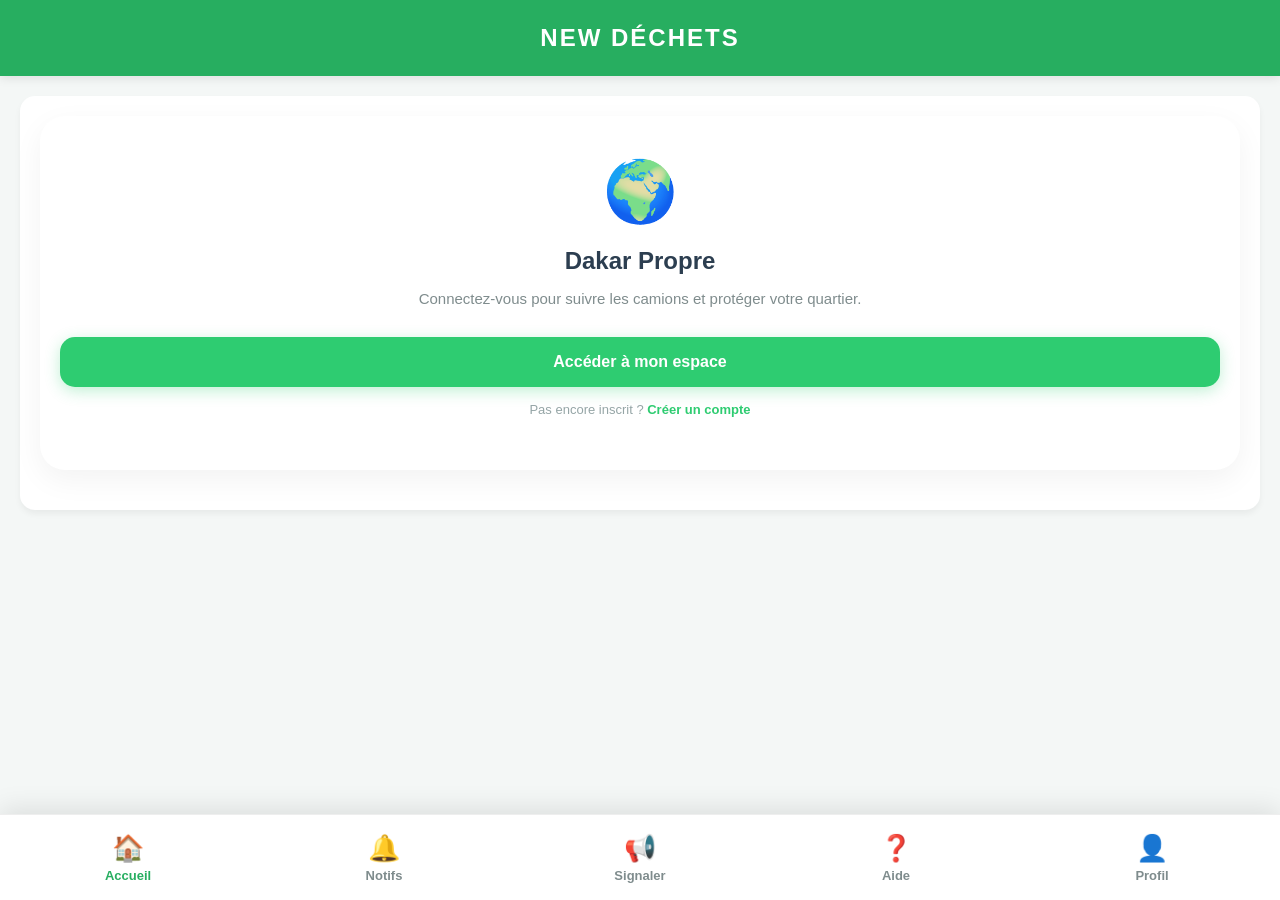
<file: index.html>
<!DOCTYPE html>
<html lang="fr">
<head>
  <meta charset="UTF-8" />
  <meta name="viewport" content="width=device-width, initial-scale=1.0" />
  <title>New Déchets - Accueil</title>
  
  <script src="config.js"></script>
  <link rel="stylesheet" href="style.css" />

 <style>
footer.mobile-nav {
    position: fixed; /* 👈 CHANGE CECI (était static) */
    bottom: 0;
    left: 0;
    right: 0;
    width: 100%;
    height: 85px;
    background-color: white;
    border-top: 1px solid #eeeeee;
    box-shadow: 0 -5px 25px rgba(0,0,0,0.1);
    z-index: 999999;
    display: flex; 
    align-items: center;
    padding: 0;
    margin: 0;
}

/* Ajoute ceci pour que la balise <nav> à l'intérieur prenne toute la place */
footer.mobile-nav nav {
    width: 100%;
}


  .nav-list {
      display: flex !important;
      width: 100% !important;
      justify-content: space-around !important;
      list-style: none !important;
      padding: 0 !important;
      margin: 0 !important;
  }

  .nav-item a {
      text-decoration: none !important;
      color: #7f8c8d !important;
      display: flex !important;
      flex-direction: column !important;
      align-items: center !important;
      gap: 4px !important;
      font-size: 26px !important;
  }

  .nav-item a span {
      font-size: 13px !important;
      font-weight: 700 !important;
  }

  .nav-item a.active {
      color: #27ae60 !important;
  }

  /* --- TRÈS IMPORTANT : CRÉER UN VIDE EN BAS DE LA PAGE --- */
  main {
      padding-bottom: 120px !important; /* Empêche le menu de cacher ton contenu */
  }

  @keyframes zoomIn { from { transform: scale(0.7); opacity: 0; } to { transform: scale(1); opacity: 1; } }
</style>

</head>

<body>
  <header>
    <h1>New Déchets</h1>
  </header>

  <main class="p-5 flex flex-col gap-6">
    <section id="auth-section" class="auth-options"></section>

    <div id="eco-tip-container" style="background: #e8f5e9; border-left: 5px solid #2ecc71; padding: 15px; border-radius: 15px; display: flex; align-items: center; gap: 10px; box-shadow: 0 4px 6px rgba(0,0,0,0.05);">
        <span style="font-size: 24px;">🌱</span>
        <div>
            <strong style="color: #2e7d32; font-size: 13px; display: block;">Conseil Éco-Citoyen</strong>
            <p id="eco-tip-text" style="margin: 0; font-size: 14px; color: #1b5e20;">Chargement du conseil...</p>
        </div>
    </div>

    <input type="text" id="search-zone" placeholder="Rechercher une zone (ex: Médina)..." class="w-full p-3 border rounded-xl shadow-sm">

    <section id="zones-container" class="flex flex-col gap-4">
        <p class="text-center">Chargement des zones...</p>
    </section>

    <section class="next-pickup bg-white p-5 rounded-card shadow-sm text-center">
      <h2 class="text-primary font-bold">Prochain passage :</h2>
      <p id="pickup-time" class="text-lg font-bold my-3">Chargement...</p>
      <button class="calendar-btn w-full py-3 bg-secondary text-white rounded-lg" onclick="window.location.href='calendrier.html'">Voir le calendrier</button>
    </section>

    <section id="stats-section" class="stats-section" style="display: none; padding: 10px;">
      <div style="display: flex; justify-content: space-between; align-items: center; margin-bottom: 15px;">
          <h2 style="margin: 0; font-size: 16px; font-weight: bold; color: #2c3e50;">État des Zones</h2>
          <button onclick="rafraichirStats()" id="btn-refresh" style="background: #f8f9fa; border: 1px solid #eee; padding: 4px 10px; border-radius: 20px; cursor: pointer; font-size: 11px; color: #7f8c8d; display: flex; align-items: center; gap: 4px; width: auto; white-space: nowrap;">
              <span>🔄</span> Actualiser
          </button>
      </div>
      <div id="stats-container">Chargement...</div>
    </section>
  </main>

  <!-- LE FOOTER EST BIEN DANS LE BODY MAINTENANT -->
<footer class="mobile-nav">
  <nav>
    <ul class="nav-list">
      <li class="nav-item"><a href="index.html">🏠<span>Accueil</span></a></li>
      <li class="nav-item"><a href="notifications.html">🔔<span>Notifs</span></a></li>
      <li class="nav-item"><a href="signalement.html">📢<span>Signaler</span></a></li>
      <li class="nav-item"><a href="contact.html">❓<span>Aide</span></a></li>
      <li class="nav-item"><a href="profil.html">👤<span>Profil</span></a></li>
    </ul>
  </nav>
</footer>

  <script src="script.js"></script>

  <!-- MODAL DE DÉCONNEXION -->
  <div id="logout-modal" style="display:none; position:fixed; inset:0; background:rgba(0,0,0,0.5); z-index:20000; align-items:center; justify-content:center; backdrop-filter: blur(6px);">
      <div id="modal-content" style="background:white; width:90%; max-width:340px; padding:30px; border-radius:24px; text-align:center; box-shadow: 0 20px 50px rgba(0,0,0,0.15); animation: zoomIn 0.3s cubic-bezier(0.34, 1.56, 0.64, 1);">
          <div style="font-size:50px; margin-bottom:15px;">👋</div>
          <h2 style="margin:0 0 10px 0; color:#2c3e50; font-size:22px;">Déconnexion</h2>
          <p style="color:#7f8c8d; font-size:15px; margin-bottom:30px; line-height:1.5;">Voulez-vous vraiment vous<br><b style="color:#333;">déconnecter ?</b></p>
          <div style="display:flex; flex-direction:column; gap:12px;">
              <button onclick="validerDeconnexion()" style="width:100%; padding:14px; border-radius:14px; border:none; background:#e74c3c; color:white; cursor:pointer; font-weight:bold; font-size:16px;">Oui, se déconnecter</button>
              <button onclick="fermerModal()" style="width:100%; padding:14px; border-radius:14px; border:1px solid #eee; background:#f8f9fa; color:#7f8c8d; cursor:pointer; font-weight:bold; font-size:15px;">Annuler</button>
          </div>
      </div>
  </div>
</body>
</html>
</file>
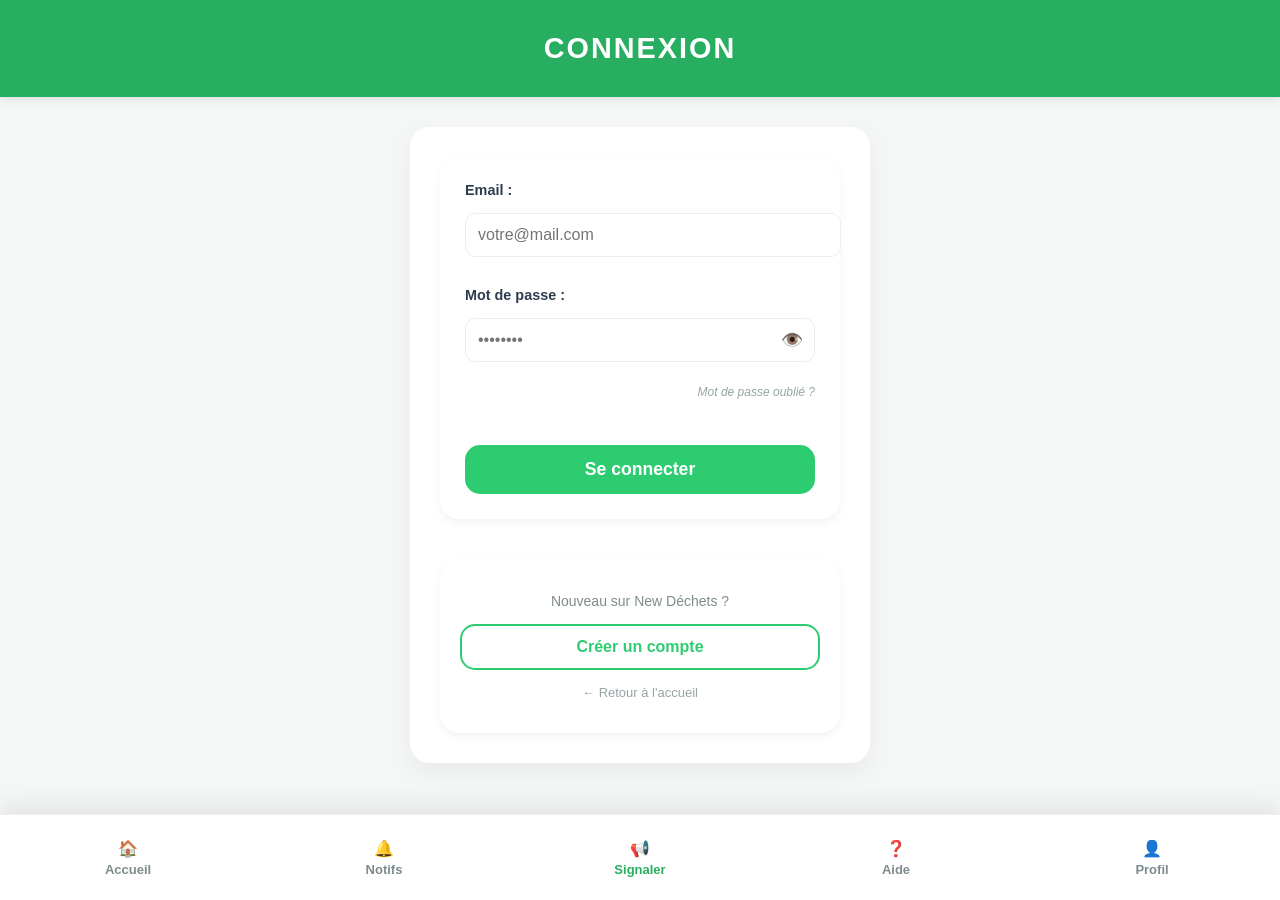
<file: login.html>
<!DOCTYPE html>
<html lang="fr">
<head>
  <meta charset="UTF-8">
  <meta name="viewport" content="width=device-width, initial-scale=1.0">
  <title>Connexion - New Déchets</title>
  <script src="config.js"></script>
  <link rel="stylesheet" href="style.css">
  <link rel="stylesheet" href="auth.css">
</head>
<body>
  <header>
    <h1>Connexion</h1>
  </header>

  <main class="p-5">
    <!-- 1. FORMULAIRE DE CONNEXION (Style Carte) -->
    <form id="login-form" class="auth-form" style="background: white; padding: 25px; border-radius: 20px; box-shadow: 0 4px 10px rgba(0,0,0,0.05);">
      <label for="email">Email :</label>
      <input type="email" id="email" required placeholder="votre@mail.com" style="width: 100%; padding: 12px; margin-bottom: 15px; border-radius: 10px; border: 1px solid #eee;">
<label for="password">Mot de passe :</label>
<div style="position: relative; width: 100%;">
    <input type="password" id="password" required placeholder="••••••••" 
           style="width: 100%; padding: 12px; padding-right: 45px; border-radius: 10px; border: 1px solid #eee; box-sizing: border-box;">
    
    <!-- L'icône OEIL -->
    <span id="togglePassword" style="position: absolute; right: 12px; top: 50%; transform: translateY(-50%); cursor: pointer; font-size: 18px; user-select: none;">
        👁️
    </span>
</div>

<!-- Ton lien mot de passe oublié juste en dessous -->
<div style="text-align: right; margin-top: 5px; margin-bottom: 20px;">
    <a href="#" style="font-size: 12px; color: #95a5a6; text-decoration: none; font-style: italic;">Mot de passe oublié ?</a>
</div>



      <div id="error-message" class="error-box hidden" style="color: #e74c3c; font-size: 13px; margin-bottom: 15px; text-align: center;">
        ❌ Email ou mot de passe incorrect.
      </div>

      <button type="submit" class="auth-btn" style="width: 100%; background: #2ecc71; color: white; border: none; padding: 14px; border-radius: 15px; font-weight: bold; cursor: pointer;">
        Se connecter
      </button>
    </form>

    <!-- 2. BLOC DE NAVIGATION (Identique à l'accueil / Inscription) -->
    <div style="background:white; padding:20px; border-radius:20px; box-shadow: 0 4px 10px rgba(0,0,0,0.05); margin-top:20px; text-align:center; font-family: sans-serif;">
        <p style="font-size:14px; color:#7f8c8d; margin-bottom:15px;">Nouveau sur New Déchets ?</p>
        
        <button onclick="window.location.href='register.html'" style="width:100%; background:white; color:#2ecc71; border: 2px solid #2ecc71; padding:12px; border-radius:15px; font-weight:bold; cursor:pointer; font-size:16px;">
            Créer un compte
        </button>
        
        <p style="margin-top:15px; font-size:13px; color:#95a5a6;">
            <a href="index.html" style="color:#95a5a6; text-decoration:none;">← Retour à l'accueil</a>
        </p>
    </div>
  </main>

<footer class="mobile-nav">
  <nav>
    <ul class="nav-list">
      <li class="nav-item"><a href="index.html">🏠<span>Accueil</span></a></li>
      <li class="nav-item"><a href="notifications.html">🔔<span>Notifs</span></a></li>
      <li class="nav-item"><a href="signalement.html" class="active">📢<span>Signaler</span></a></li> <!-- VERT ICI -->
      <li class="nav-item"><a href="contact.html">❓<span>Aide</span></a></li>
      <li class="nav-item"><a href="profil.html">👤<span>Profil</span></a></li>
    </ul>
  </nav>
</footer>


  <script src="login.js"></script>
</body>
</html>
</file>
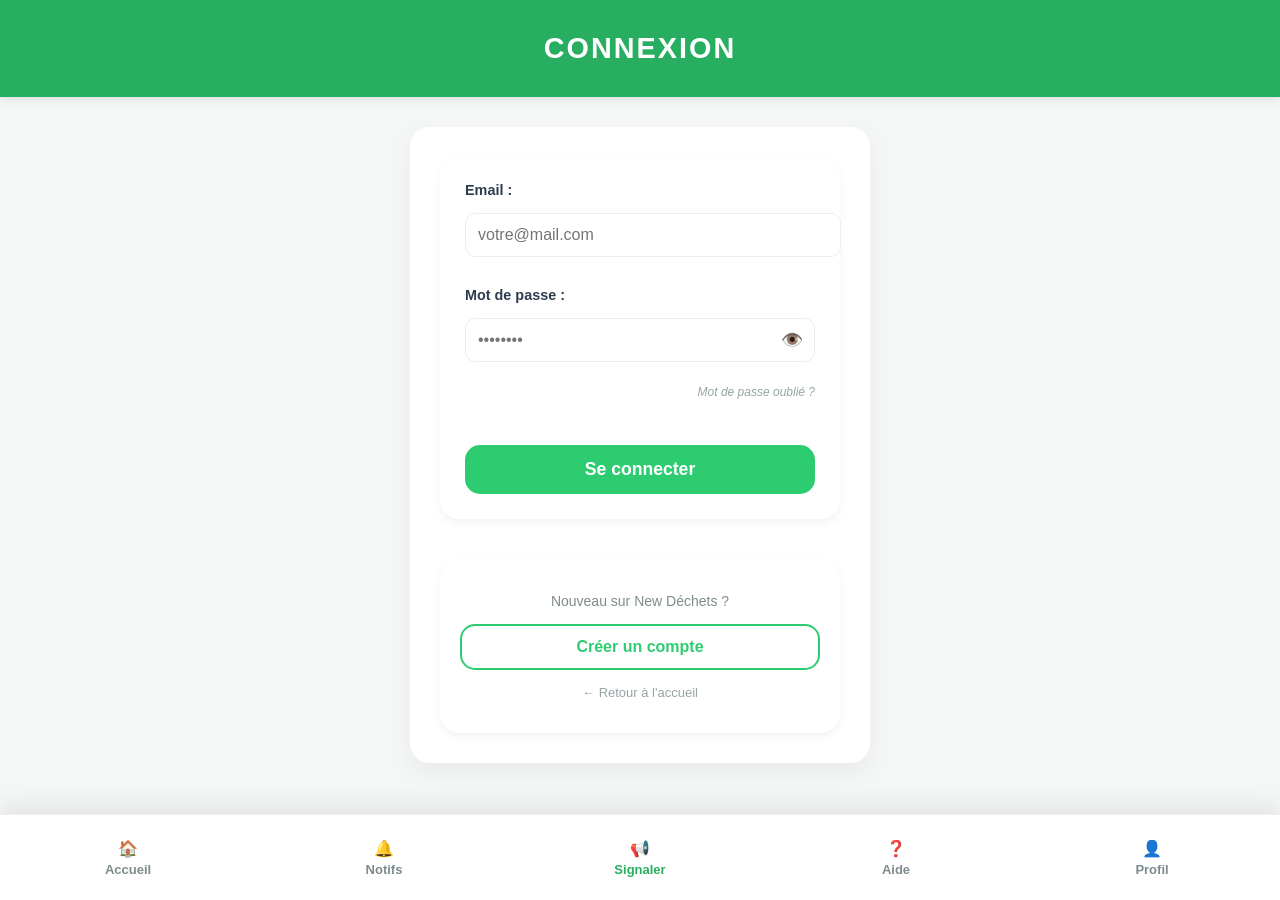
<file: notifications.html>
<!DOCTYPE html>
<html lang="fr">
<head>
  <meta charset="UTF-8">
  <meta name="viewport" content="width=device-width, initial-scale=1.0">
  <title>Notifications - New Déchets</title>
  <script src="auth-guard.js"></script>
  <script src="config.js"></script>
  <link rel="stylesheet" href="style.css">
  <link rel="stylesheet" href="notifications.css">
</head>

<body>
  <header>
    <h1>Mes Notifications</h1>
  </header>

<main class="p-5" style="padding-bottom: 120px;"> <!-- Marge en bas pour le menu -->
    <!-- BLOC RÉGLAGES COMPLET -->
    <section style="background: white; padding: 15px; border-radius: 15px; box-shadow: 0 4px 10px rgba(0,0,0,0.05); margin-bottom: 20px;">
      <h2 style="font-weight: bold; margin-bottom: 12px; font-size: 16px;">⚙️ Réglages & Suivi</h2>
      
      <div style="display: flex; flex-direction: column; gap: 12px;">
        <div style="display: flex; justify-content: space-between; align-items: center; border-bottom: 1px solid #eee; padding-bottom: 8px;">
            <span style="font-size: 14px;">Activer les sons</span>
            <input type="checkbox" id="notif-master" checked style="width: 18px; height: 18px;">
        </div>

        <!-- LES CASES QUI MANQUAIENT -->
        <div style="font-size: 13px; color: #666;">
            <p style="margin-bottom: 5px; font-weight: bold; color: #333;">Recevoir les alertes pour :</p>
            <label style="display: block; margin-bottom: 5px;">
                <input type="checkbox" class="notif-type" value="passage" checked> 🚛 Passage camion
            </label>
            <label style="display: block; margin-bottom: 5px;">
                <input type="checkbox" class="notif-type" value="retard" checked> ⏳ Retard
            </label>
            <label style="display: block;">
                <input type="checkbox" class="notif-type" value="rappel"> 🔔 Rappel
            </label>
        </div>

        <select id="select-sound" style="width: 100%; padding: 8px; border-radius: 8px; border: 1px solid #ddd; font-size: 14px; background: #f9f9f9;">
            <option value="system">Bip Système (Défaut)</option>
            <option value="bell">Cloche Teranga</option>
            <option value="truck">Klaxon UCG</option>
        </select>
      </div>
    </section>

    <div class="flex justify-between items-center mb-4">
      <h2 class="text-xl font-bold text-primary">Mes Alertes</h2>
      <button id="mark-all-read" class="text-xs bg-gray-200 px-3 py-1 rounded-full">Tout marquer comme lu</button>
    </div>
    
    <div id="notifications-list" class="flex flex-col gap-4">
      <p class="text-center text-gray-400 italic mt-10">Recherche de vos alertes...</p>
    </div>
</main>

<footer class="mobile-nav">
  <nav style="width: 100%;">
    <ul class="nav-list">
      <li class="nav-item"><a href="index.html"><span>🏠</span><span>Accueil</span></a></li>
      <li class="nav-item"><a href="notifications.html" class="active"><span>🔔</span><span>Notifs</span></a></li>
      <li class="nav-item"><a href="signalement.html"><span>📢</span><span>Signaler</span></a></li>
      <li class="nav-item"><a href="contact.html"><span>❓</span><span>Aide</span></a></li>
      <li class="nav-item"><a href="profil.html"><span>👤</span><span>Profil</span></a></li>
    </ul>
  </nav>
</footer>



<style>
    /* On s'assure que le contenu ne passe pas sous le menu */
    main { padding-bottom: 110px !important; }
    
    /* On force l'affichage en ligne du menu si jamais un autre CSS l'empêche */
    .nav-list { display: flex !important; flex-direction: row !important; }
</style>



  <script src="notifications.js"></script>
</body>
</html>
</file>
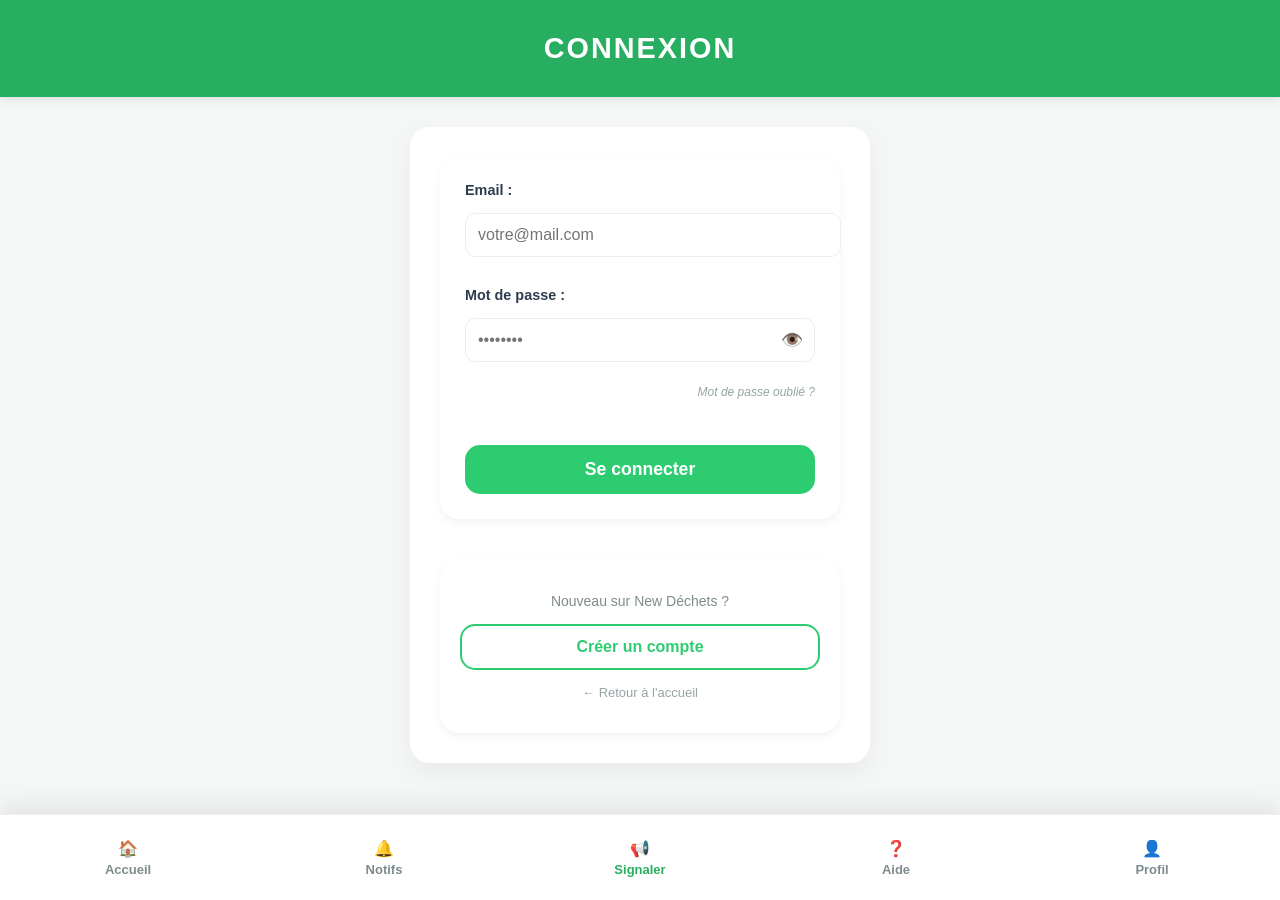
<file: profil.html>
<!DOCTYPE html>
<html lang="fr">
<head>
  <meta charset="UTF-8">
  <meta name="viewport" content="width=device-width, initial-scale=1.0">
  <title>Profil - New Déchets</title>
  <script src="auth-guard.js"></script>
  <script src="config.js"></script>
  <link rel="stylesheet" href="style.css">
  <link rel="stylesheet" href="profil.css">
</head>

<body>
  <header>
    <h1>Profil Utilisateur</h1>
  </header>

  <main class="p-5">
    <!-- RÉSUMÉ RAPIDE -->
    <section class="bg-white p-6 rounded-card shadow-md text-center mb-6">
      <h2 class="text-xl font-bold mb-4">Mon Profil</h2>
      <p><strong>Nom :</strong> <span id="user-name-display" class="text-primary">Chargement...</span></p>
      <p><strong>Email :</strong> <span id="user-email-display">Chargement...</span></p>
    </section>

    <!-- FORMULAIRE DE MISE À JOUR -->
    <section class="user-info">
      <h2>Informations personnelles</h2>
      <form id="profil-form">
        <label for="display-name">Nom complet :</label>
        <input type="text" id="display-name" placeholder="Votre nom" required />

        <label for="user-quartier">Quartier :</label>
        <select id="user-quartier">
          <option value="medina">Médina</option>
          <option value="plateau">Plateau</option>
          <option value="ouakam">Ouakam</option>
          <option value="ngor">Ngor</option>
        </select>
        <button type="submit" class="save-btn" style="margin-top: 15px;">Mettre à jour le profil</button>
      </form>
    </section>

    <!-- ZONE DES SIGNALEMENTS (SANS LA CARTE) -->
    <section class="my-reports-section" style="margin-top: 30px;">
      <h2 style="color: #27ae60; margin-bottom: 15px;">Mes derniers signalements</h2>

      <!-- BOUTONS DE FILTRE -->
      <div class="filter-buttons" style="margin-bottom: 20px; display: flex; gap: 10px; justify-content: center; flex-wrap: wrap;">
          <button class="filter-btn active" data-status="all" style="padding: 8px 15px; border-radius: 20px; border: 1px solid #333; cursor: pointer; background: #333; color: white;">Tous</button>
          <button class="filter-btn" data-status="pending" style="padding: 8px 15px; border-radius: 20px; border: 1px solid #f1c40f; cursor: pointer; background: #fff; color: #f1c40f;">En attente</button>
          <button class="filter-btn" data-status="in_progress" style="padding: 8px 15px; border-radius: 20px; border: 1px solid #3498db; cursor: pointer; background: #fff; color: #3498db;">En cours</button>
          <button class="filter-btn" data-status="resolved" style="padding: 8px 15px; border-radius: 20px; border: 1px solid #27ae60; cursor: pointer; background: #fff; color: #27ae60;">Terminés</button>
      </div>

      <!-- LA LISTE OU VONT S'AFFICHER LES CARTES COLOREES -->
      <div id="my-reports-list" class="flex flex-col gap-3">
        <p class="text-center">Chargement de vos activités...</p>
      </div>
    </section>

    <div id="confirmation" class="hidden">✅ Modifications enregistrées !</div>

    <div style="margin-top: 30px;">
      <button id="logout-btn" class="logout-btn">Se déconnecter</button>
    </div>
  </main>

<footer class="mobile-nav">
  <nav style="width: 100%;">
    <ul class="nav-list">
      <li class="nav-item"><a href="index.html"><span>🏠</span><span>Accueil</span></a></li>
      <li class="nav-item"><a href="notifications.html"><span>🔔</span><span>Notifs</span></a></li>
      <li class="nav-item"><a href="signalement.html"><span>📢</span><span>Signaler</span></a></li>
      <li class="nav-item"><a href="contact.html"><span>❓</span><span>Aide</span></a></li>
      <!-- ✅ ON MET LA CLASSE ACTIVE SUR PROFIL ICI -->
      <li class="nav-item"><a href="profil.html" class="active"><span>👤</span><span>Profil</span></a></li>
    </ul>
  </nav>
</footer>




<style>
    /* On s'assure que le contenu ne passe pas sous le menu */
    main { padding-bottom: 110px !important; }
    
    /* On force l'affichage en ligne du menu si jamais un autre CSS l'empêche */
    .nav-list { display: flex !important; flex-direction: row !important; }
</style>

  <script src="profil.js"></script>
</body>
</html>
</file>
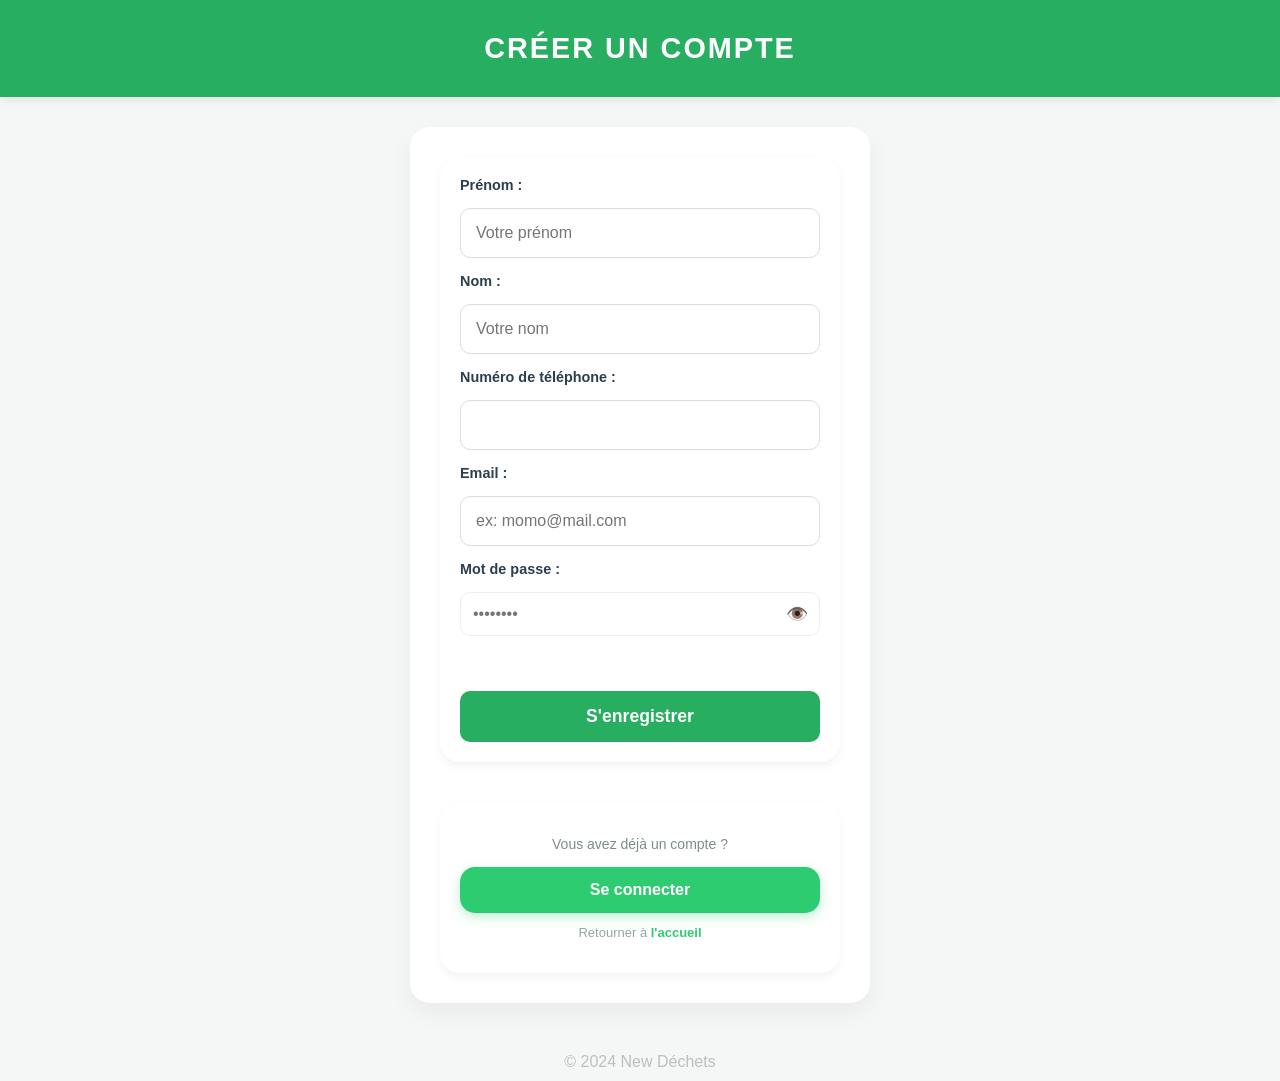
<file: register.html>
<!DOCTYPE html>
<html lang="fr">
<head>
  <meta charset="UTF-8">
  <meta name="viewport" content="width=device-width, initial-scale=1.0">
  <title>S'enregistrer - New Déchets</title>
  <script src="config.js"></script>
  <link rel="stylesheet" href="style.css">
  <link rel="stylesheet" href="auth.css">
</head>
<body>
  <header>
    <h1>Créer un compte</h1>
  </header>

  <main class="p-5">
    <!-- 1. LE FORMULAIRE -->
    <form id="register-form" class="auth-form" style="background: white; padding: 20px; border-radius: 20px; box-shadow: 0 4px 10px rgba(0,0,0,0.05);">
      
      <label for="prenom">Prénom :</label>
      <input type="text" id="prenom" required placeholder="Votre prénom">
      <span id="error-prenom" style="color: #e74c3c; font-size: 11px; display: none; margin-top: -10px; margin-bottom: 10px;">⚠️ Le prénom ne doit contenir que des lettres.</span>

      <label for="nom">Nom :</label>
      <input type="text" id="nom" required placeholder="Votre nom">
      <span id="error-nom" style="color: #e74c3c; font-size: 11px; display: none; margin-top: -10px; margin-bottom: 10px;">⚠️ Le nom ne doit contenir que des lettres.</span>

      <label for="telephone">Numéro de téléphone :</label>
      <input type="tel" id="telephone" required pattern="[0-9]{9,}" placeholder=>
      
      <label for="email">Email :</label>
      <input type="email" id="email" required placeholder="ex: momo@mail.com">

      <label for="password">Mot de passe :</label>
      <div style="position: relative; width: 100%; margin-bottom: 20px;">
          <input type="password" id="password" required minlength="8" placeholder="••••••••" 
                 style="width: 100%; padding: 12px; padding-right: 45px; border-radius: 10px; border: 1px solid #eee; box-sizing: border-box;">
          <span id="togglePassword" style="position: absolute; right: 12px; top: 50%; transform: translateY(-50%); cursor: pointer; font-size: 18px; user-select: none;">👁️</span>
      </div>

      <!-- Jauge de force -->
      <div id="password-strength-container" style="margin-top: -15px; margin-bottom: 20px; display: none;">
          <div style="display: flex; gap: 4px; height: 4px; margin-bottom: 5px;">
              <div id="bar-1" style="flex: 1; background: #eee; border-radius: 10px; transition: 0.3s;"></div>
              <div id="bar-2" style="flex: 1; background: #eee; border-radius: 10px; transition: 0.3s;"></div>
              <div id="bar-3" style="flex: 1; background: #eee; border-radius: 10px; transition: 0.3s;"></div>
          </div>
          <span id="strength-text" style="font-size: 11px; font-weight: bold; color: #95a5a6;">Faible</span>
      </div>

      <div id="error-message" class="error-box hidden" style="color: red; font-size: 13px; margin-top: 10px;">
        ❌ Une erreur est survenue.
      </div>

      <button type="submit" class="auth-btn" style="width: 100%; margin-top: 20px;">S'enregistrer</button>
    </form>

    <!-- 2. BLOC DE NAVIGATION (Identique à l'accueil) -->
    <div style="background:white; padding:20px; border-radius:20px; box-shadow: 0 4px 10px rgba(0,0,0,0.05); margin-top:20px; text-align:center; font-family: sans-serif;">
        <p style="font-size:14px; color:#7f8c8d; margin-bottom:15px;">Vous avez déjà un compte ?</p>
        <button onclick="window.location.href='login.html'" style="width:100%; background:#2ecc71; color:white; border:none; padding:14px; border-radius:15px; font-weight:bold; cursor:pointer; font-size:16px; box-shadow: 0 4px 12px rgba(46,204,113,0.3);">
            Se connecter
        </button>
        <p style="margin-top:12px; font-size:13px; color:#95a5a6;">
            Retourner à <a href="index.html" style="color:#2ecc71; font-weight:bold; text-decoration:none;">l'accueil</a>
        </p>
    </div>

    <div id="register-confirmation" class="hidden" style="text-align: center; margin-top: 20px; color: #2ecc71; font-weight: bold;">
      ✅ Enregistrement réussi !
    </div>
  </main>

  <footer style="margin-top: 40px; text-align: center; opacity: 0.5;">
    <p>&copy; 2024 New Déchets</p>
  </footer>

  <script src="register.js"></script>
</body>
</html>
</file>
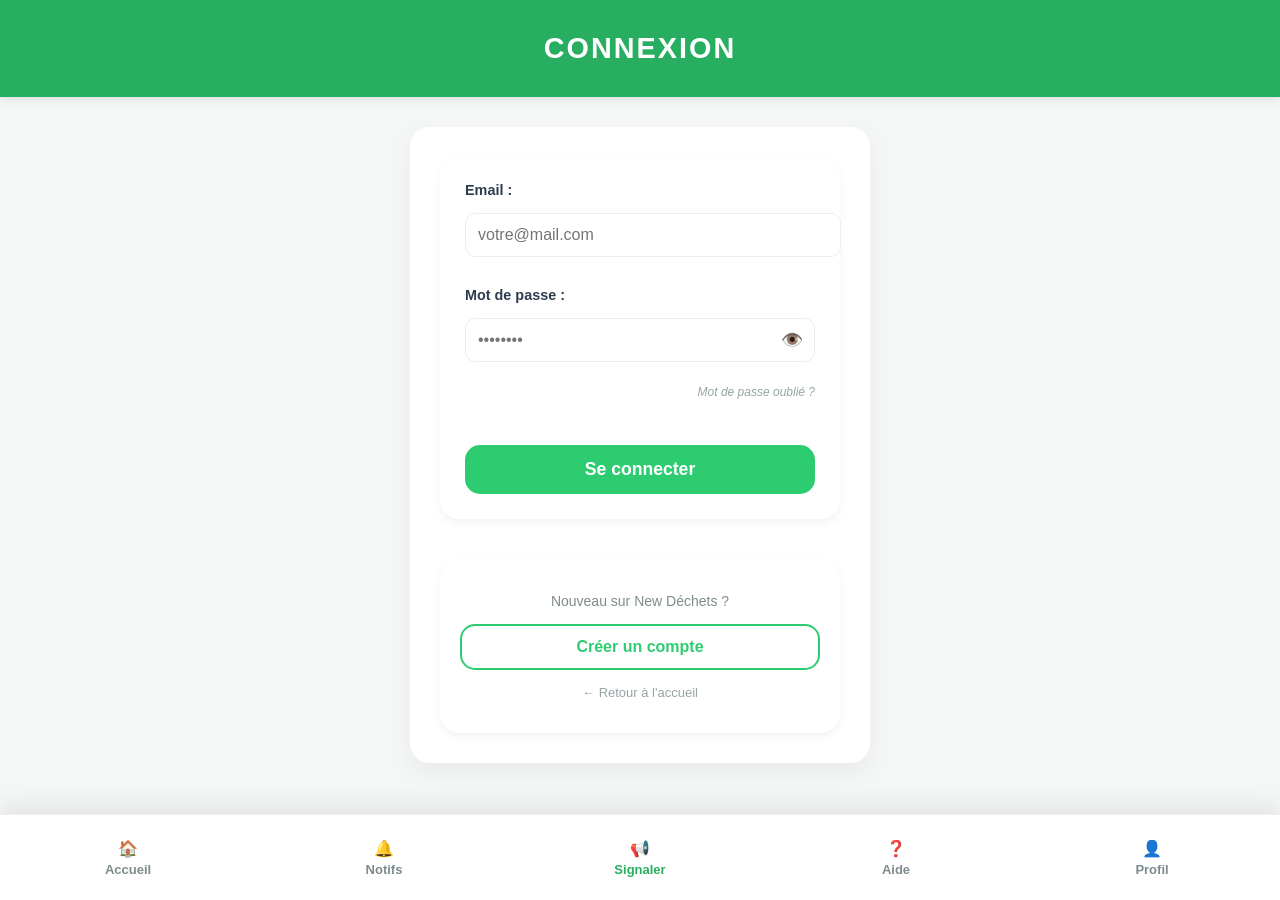
<file: signalement.html>
<!DOCTYPE html>
<html lang="fr">
<head>
  <meta charset="UTF-8" />
  <meta name="viewport" content="width=device-width, initial-scale=1.0" />
  
  <!-- SCRIPTS : Le gardien d'abord, puis la config -->
  <script src="auth-guard.js"></script>
  <script src="config.js"></script>
  
  <title>Signalement - New Déchets</title>
  
  <!-- STYLES : Le général puis le spécifique -->
  <link rel="stylesheet" href="style.css">
  <link rel="stylesheet" href="signalement.css">
</head>
<body>
  <!-- Le reste du corps (body) est parfait, ne change rien ! -->
  <header>
    <h1>Signalement</h1>
  </header>

  <main>
    <form class="report-form" id="report-form">
      <label for="description">Description du problème :</label>
      <textarea id="description" required></textarea>

      <!-- BLOC LOCALISATION UNIQUE -->
      <label for="location">Localisation :</label>
      <div style="display: flex; gap: 10px; margin-bottom: 15px;">
        <input type="text" id="location" placeholder="Ex: Quartier Médina" required style="flex: 1;" />
        <button type="button" id="geo-btn" title="Ma position actuelle" style="padding: 10px; cursor: pointer;">📍</button>
      </div>

      <label for="photo">Ajouter une photo :</label>
      <input type="file" id="photo" accept="image/*" />
      
      <!-- ZONE DE PREVIEW PHOTO -->
      <div id="preview-container" style="margin-top: 10px; display: none;">
        <img id="photo-preview" src="" alt="Aperçu" style="max-width: 100%; border-radius: 8px; border: 1px solid #ddd;" />
      </div>

      <button type="submit" class="send-btn" style="margin-top: 20px;">Envoyer</button>
    </form>

    <div id="confirmation" class="hidden">
      ✅ Votre signalement a été envoyé avec succès !
    </div>
  </main>

<footer class="mobile-nav">
  <nav style="width: 100%;">
    <ul class="nav-list">
      <li class="nav-item"><a href="index.html"><span>🏠</span><span>Accueil</span></a></li>
      <li class="nav-item"><a href="notifications.html"><span>🔔</span><span>Notifs</span></a></li>
      <!-- ✅ ON DÉPLACE LA CLASSE ACTIVE ICI -->
      <li class="nav-item"><a href="signalement.html" class="active"><span>📢</span><span>Signaler</span></a></li>
      <li class="nav-item"><a href="contact.html"><span>❓</span><span>Aide</span></a></li>
      <li class="nav-item"><a href="profil.html"><span>👤</span><span>Profil</span></a></li>
    </ul>
  </nav>
</footer>



<style>
    /* On s'assure que le contenu ne passe pas sous le menu */
    main { padding-bottom: 110px !important; }
    
    /* On force l'affichage en ligne du menu si jamais un autre CSS l'empêche */
    .nav-list { display: flex !important; flex-direction: row !important; }
</style>

  <script src="signalement.js"></script>
</body>
</html>
</file>
<file: style.css>
/* --- Variables de couleurs --- */
:root {
  --primary-color: #27ae60;
  --secondary-color: #2c3e50;
  --bg-color: #f4f7f6;
  --white: #ffffff;
  --error: #e74c3c;
}

/* --- Base --- */
body {
  font-family: 'Segoe UI', Tahoma, Geneva, Verdana, sans-serif;
  margin: 0;
  padding: 0;
  background-color: var(--bg-color);
  color: var(--secondary-color);
  /* ⚠️ Supprime display:flex ici */
  min-height: 100vh;
}

/* --- Header --- */
header {
  background-color: var(--primary-color);
  color: var(--white);
  padding: 1.5rem;
  text-align: center;
  box-shadow: 0 2px 10px rgba(0,0,0,0.1);
}

header h1 {
  margin: 0;
  font-size: 1.5rem;
  text-transform: uppercase;
  letter-spacing: 2px;
}

/* --- Main Content --- */
main {
  padding: 20px;
  display: flex;
  flex-direction: column;
  gap: 20px;
  padding-bottom: 120px; /* espace pour ne pas cacher le contenu */
}


/* --- Cards (Sections) --- */
section {
  background: var(--white);
  padding: 20px;
  border-radius: 15px;
  box-shadow: 0 4px 6px rgba(0,0,0,0.05);
  text-align: center;
}

.next-pickup h2 {
  color: var(--primary-color);
  margin-top: 0;
}

#pickup-time {
  font-size: 1.2rem;
  font-weight: bold;
  margin: 15px 0;
}

/* --- Boutons --- */
button {
  background-color: var(--primary-color);
  color: white;
  border: none;
  padding: 12px 20px;
  border-radius: 8px;
  font-size: 1rem;
  font-weight: 600;
  cursor: pointer;
  transition: transform 0.2s, background 0.3s;
  width: 100%;
}

button:active {
  transform: scale(0.98);
}

.calendar-btn {
  background-color: var(--secondary-color);
}

/* --- LE MENU FIXE PARFAIT --- */
footer.mobile-nav {
    position: fixed !important;
    bottom: 0 !important;
    left: 0 !important;
    right: 0 !important;
    width: 100% !important;
    height: 85px !important; /* Hauteur identique accueil */
    background-color: white !important;
    border-top: 1px solid #eeeeee !important;
    box-shadow: 0 -5px 25px rgba(0,0,0,0.1) !important;
    z-index: 999999 !important;
    display: flex !important;
    align-items: center !important;
    justify-content: center !important; /* Centre le nav */
}

footer.mobile-nav nav {
    width: 100% !important;
}

.nav-list {
    display: flex !important;
    flex-direction: row !important;
    justify-content: space-around !important; /* Équilibre parfait des icônes */
    align-items: center !important;
    width: 100% !important;
    list-style: none !important;
    padding: 0 !important;
    margin: 0 !important;
}

.nav-item {
    flex: 1 !important; /* Force chaque bouton à prendre la même largeur */
    text-align: center !important;
}

.nav-item a {
    text-decoration: none !important;
    display: flex !important;
    flex-direction: column !important;
    align-items: center !important;
    gap: 4px !important; /* Espace vertical entre icône et texte */
}

/* Tailles exactes Accueil */
.nav-item a span:first-child { 
    font-size: 26px !important; 
}

.nav-item a span:last-child {
    font-size: 13px !important;
    font-weight: 700 !important;
    color: #7f8c8d;
}

/* Couleur active */
.nav-item a.active span:last-child {
    color: #27ae60 !important;
}
</file>
<file: auth.css>
/* --- Style pour l'Authentification --- */
body {
  font-family: 'Segoe UI', sans-serif;
  background-color: #f4f7f6;
  margin: 0;
  display: flex;
  flex-direction: column;
  min-height: 100vh;
  align-items: center; /* Centre tout horizontalement */
}

header {
  width: 100%;
  background-color: #27ae60;
  color: white;
  padding: 2rem 0;
  text-align: center;
  margin-bottom: 30px;
  box-shadow: 0 2px 10px rgba(0,0,0,0.1);
}

header h1 {
  margin: 0;
  font-size: 1.8rem;
}

main {
  width: 90%;
  max-width: 400px;
  background: white;
  padding: 30px;
  border-radius: 20px;
  box-shadow: 0 10px 25px rgba(0,0,0,0.05);
}

/* --- Formulaire --- */
.auth-form {
  display: flex;
  flex-direction: column;
  gap: 15px;
}

label {
  font-weight: 600;
  color: #2c3e50;
  font-size: 0.9rem;
}

input {
  padding: 15px;
  border: 1px solid #ddd;
  border-radius: 10px;
  font-size: 1rem;
  outline: none;
  transition: border 0.3s;
}

input:focus {
  border: 2px solid #27ae60;
}

/* --- Boutons --- */
.auth-btn {
  background-color: #27ae60;
  color: white;
  border: none;
  padding: 15px;
  border-radius: 10px;
  font-size: 1.1rem;
  font-weight: bold;
  cursor: pointer;
  margin-top: 10px;
  transition: background 0.3s;
}

.auth-btn:hover {
  background-color: #219150;
}

/* --- Footer (Liens) --- */
footer {
  margin-top: 30px;
  text-align: center;
  color: #7f8c8d;
}

footer a {
  color: #27ae60;
  text-decoration: none;
  font-weight: 600;
}

footer p {
  margin: 10px 0;
}

/* --- Message de succès --- */
#login-confirmation, #register-confirmation {
  text-align: center;
  background-color: #d4edda;
  color: #155724;
  padding: 15px;
  border-radius: 10px;
  margin-top: 20px;
}

.hidden {
  display: none;
}
.error-box {
  background-color: #f8d7da;
  color: #721c24;
  border: 1px solid #f5c6cb;
  padding: 12px;
  border-radius: 8px;
  margin-bottom: 15px;
  font-size: 0.9rem;
  text-align: center;
}

.hidden {
  display: none;
}
</file>
<file: notifications.css>
/* --- Ajustement du Header (Plus écolo) --- */
header {
  background: #27ae60; /* Vert au lieu du bleu sombre */
  color: white;
  padding: 1.5rem;
  box-shadow: 0 2px 10px rgba(0,0,0,0.1);
}

/* --- Correction du Responsive --- */
@media (max-width: 600px) {
  .nav-bar {
    flex-direction: row; /* On force l'horizontal sur mobile */
  }
  
  main {
    padding-bottom: 80px; /* On ajoute de l'espace pour ne pas cacher la dernière notif derrière le menu */
  }
}
/* --- Styles de couleurs pour les alertes --- */

/* On force la bordure selon le type (sera ajouté via JS) */
.notification.info {
  border-left: 5px solid #3498db !important; /* Bleu */
}

.notification.success {
  border-left: 5px solid #27ae60 !important; /* Vert */
}

.notification.warning {
  border-left: 5px solid #f1c40f !important; /* Jaune */
}

/* Style pour l'heure en bas à droite de la notif */
.notif-time {
  display: block;
  margin-top: 10px;
  font-size: 0.75rem;
  color: #bdc3c7;
  text-align: right;
}

/* Message si la liste est vide */
.empty-msg {
  text-align: center;
  color: #95a5a6;
  margin-top: 50px;
  font-style: italic;
}
main {
    /* Ajoute une grosse marge en bas pour que le dernier texte 
       ne soit jamais caché par le menu de navigation */
    padding-bottom: 120px !important; 
}

#notifications-list {
    /* Pour être sûr que la liste prend toute la place nécessaire */
    min-height: 200px;
}
</file>
<file: profil.css>
body {
  font-family: 'Segoe UI', sans-serif;
  background: #f9f9f9;
  color: #333;
  display: flex;
  flex-direction: column;
  min-height: 100vh;
}

header {
  background: #8e44ad;
  color: white;
  padding: 1rem;
  text-align: center;
  animation: slideDown 0.8s ease-out;
}

main {
  flex: 1;
  padding: 2rem;
}

.user-info, .preferences {
  background: white;
  padding: 1.5rem;
  margin-bottom: 1.5rem;
  border-radius: 8px;
  box-shadow: 0 2px 5px rgba(0,0,0,0.1);
  animation: fadeIn 0.8s ease-in;
}

.preferences form {
  display: flex;
  flex-direction: column;
  gap: 1rem;
}

.save-btn {
  background: #27ae60;
  color: white;
  border: none;
  padding: 0.8rem;
  border-radius: 5px;
  cursor: pointer;
  transition: background 0.3s ease, transform 0.3s ease;
}

.save-btn:hover {
  background: #219150;
  transform: scale(1.05);
}

#confirmation {
  margin-top: 1rem;
  padding: 1rem;
  background: #dff0d8;
  color: #3c763d;
  border-radius: 5px;
  animation: fadeIn 0.8s ease-in;
}

.hidden {
  display: none;
}

/* Animations */
@keyframes fadeIn {
  from { opacity: 0; transform: translateY(10px); }
  to { opacity: 1; transform: translateY(0); }
}

@keyframes slideDown {
  from { transform: translateY(-100px); opacity: 0; }
  to { transform: translateY(0); opacity: 1; }
}

/* Responsive */
@media (max-width: 600px) {
  main {
    padding: 1rem;
  }

  .save-btn {
    width: 100%;
  }

  .nav-bar {
    flex-direction: column;
    gap: 0.5rem;
  }
}
</file>
<file: signalement.css>
/* On importe les bases si besoin, mais on reste sur le même thème */
body {
  font-family: 'Segoe UI', sans-serif;
  background-color: #f4f7f6;
  margin: 0;
  padding: 0;
  color: #2c3e50;
}

header {
  background-color: #27ae60;
  color: white;
  padding: 1.2rem;
  text-align: center;
  box-shadow: 0 2px 5px rgba(0,0,0,0.1);
}

main {
  padding: 20px;
  max-width: 500px; /* Pour que ça reste centré sur ordinateur */
  margin: 0 auto;
}

/* --- Le Formulaire --- */
.report-form {
  background: white;
  padding: 20px;
  border-radius: 15px;
  box-shadow: 0 4px 10px rgba(0,0,0,0.05);
}

label {
  display: block;
  font-weight: 600;
  margin-bottom: 8px;
  margin-top: 15px;
  color: #27ae60;
}

input[type="text"],
textarea,
input[type="file"] {
  width: 100%;
  padding: 12px;
  border: 1px solid #ddd;
  border-radius: 8px;
  font-size: 1rem;
  box-sizing: border-box; /* Pour que le padding ne dépasse pas */
}

textarea {
  height: 100px;
  resize: none;
}

/* --- Bouton GPS et Alignement --- */
#geo-btn {
  background-color: #2c3e50;
  color: white;
  border: none;
  border-radius: 8px;
  width: 50px;
  font-size: 1.2rem;
  cursor: pointer;
  transition: 0.3s;
}

#geo-btn:hover {
  background-color: #34495e;
}

/* --- Prévisualisation Photo --- */
#preview-container {
  margin-top: 15px;
  text-align: center;
  border: 2px dashed #27ae60;
  padding: 10px;
  border-radius: 10px;
}

#photo-preview {
  max-width: 100%;
  border-radius: 8px;
  display: block;
  margin: 0 auto;
}

/* --- Bouton Envoyer --- */
.send-btn {
  background-color: #27ae60;
  color: white;
  border: none;
  padding: 15px;
  width: 100%;
  border-radius: 8px;
  font-size: 1.1rem;
  font-weight: bold;
  margin-top: 25px;
  cursor: pointer;
}

/* --- Message de Succès --- */
#confirmation {
  background-color: #d4edda;
  color: #155724;
  padding: 20px;
  border-radius: 10px;
  text-align: center;
  margin-top: 20px;
  font-weight: bold;
}

.hidden {
  display: none;
}

/* --- Navigation du bas --- */
footer {
  position: fixed;
  bottom: 0;
  width: 100%;
  background: white;
  border-top: 1px solid #eee;
}

.nav-bar {
  list-style: none;
  display: flex;
  justify-content: space-around;
  padding: 0;
  margin: 0;
}

.nav-bar a {
  text-decoration: none;
  color: #95a5a6;
  padding: 15px 10px;
  display: block;
  font-size: 0.8rem;
}

.nav-bar a.active {
  color: #27ae60;
  font-weight: bold;
  border-top: 3px solid #27ae60;
}
</file>
